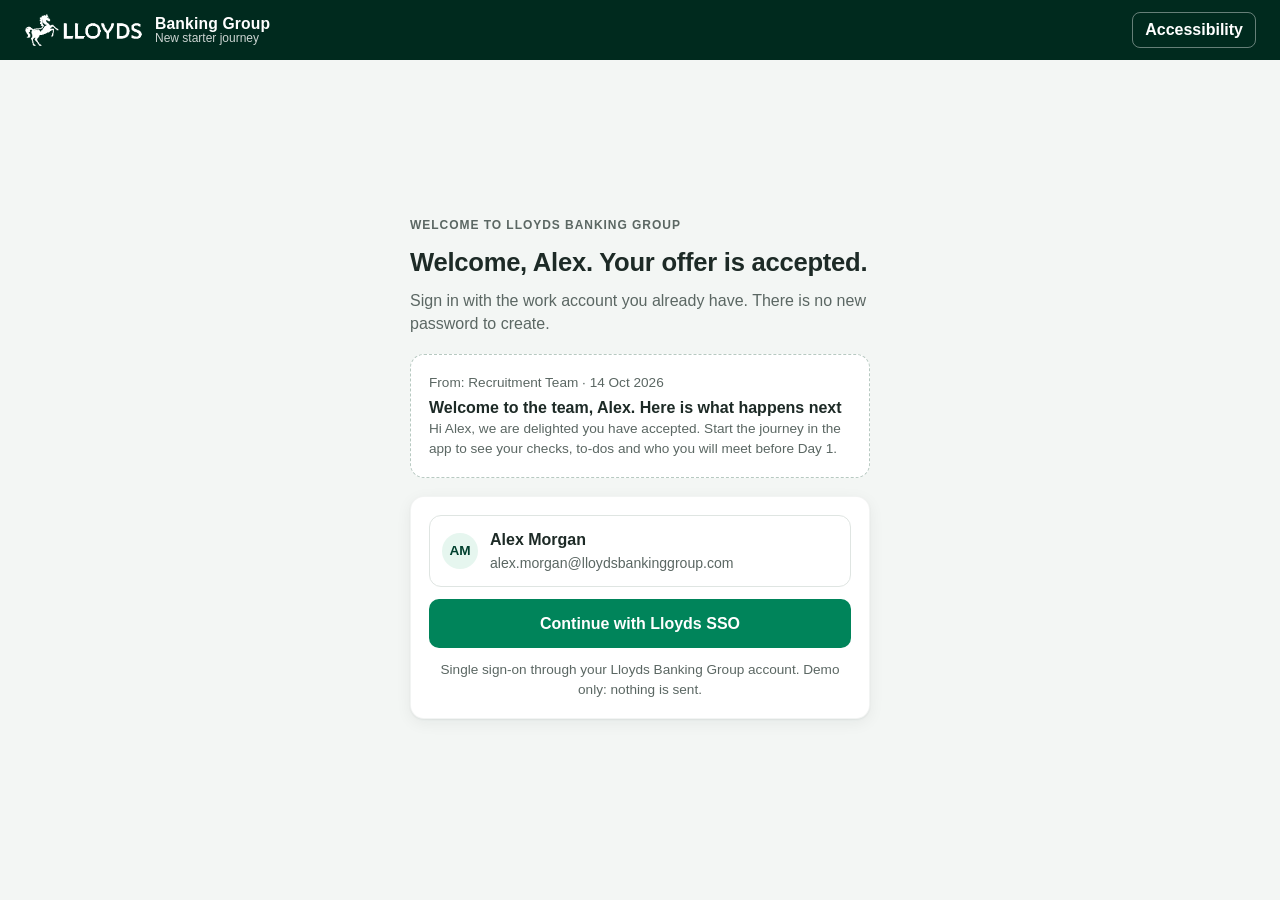
<file: index.html>
<!doctype html>
<html lang="en-GB">
<head>
  <meta charset="utf-8" />
  <meta name="viewport" content="width=device-width, initial-scale=1, viewport-fit=cover" />
  <meta name="theme-color" content="#006A4D" />
  <title>Lloyds Banking Group · New Starter Journey</title>
  <link rel="stylesheet" href="styles.css" />
  <link rel="manifest" href="manifest.json" />
  <link rel="apple-touch-icon" href="brand/icon-192.png" />
  <script>(function(){try{var p=JSON.parse(localStorage.getItem('lbg.a11y')||'{}');var t=p.theme||'system';var d=t==='dark'||(t==='system'&&window.matchMedia&&matchMedia('(prefers-color-scheme: dark)').matches);document.documentElement.setAttribute('data-theme',d?'dark':'light');document.documentElement.style.setProperty('--fs',({normal:'100%',large:'118%',xlarge:'136%'})[p.scale||'normal']);}catch(e){}})();</script>
</head>
<body>
  <a class="skip-link" href="#app">Skip to main content</a>
  <header class="topbar">
    <div class="brand">
      <img class="brand-logo" src="brand/lloyds-logo-white.png" alt="Lloyds" />
      <span class="brand-text"><strong>Banking Group</strong><span>New starter journey</span></span>
    </div>
    <div class="topbar-user" id="topbar-user"></div>
  </header>

  <div class="shell">
    <nav class="sidenav" id="sidenav" aria-label="Main navigation"></nav>
    <main class="content" id="app" tabindex="-1"></main>
  </div>

  <nav class="tabbar" id="tabbar" aria-label="Mobile navigation"></nav>
  <div class="toast" id="toast" role="status" aria-live="polite"></div>

  <script src="data.js"></script>
  <script src="manager-data.js"></script>
  <script src="shared.js"></script>
  <script src="chat.js"></script>
  <script src="day30-data.js"></script>
  <script src="assistant.js"></script>
  <script src="app.js"></script>
  <script src="a11y.js"></script>
</body>
</html>
</file>
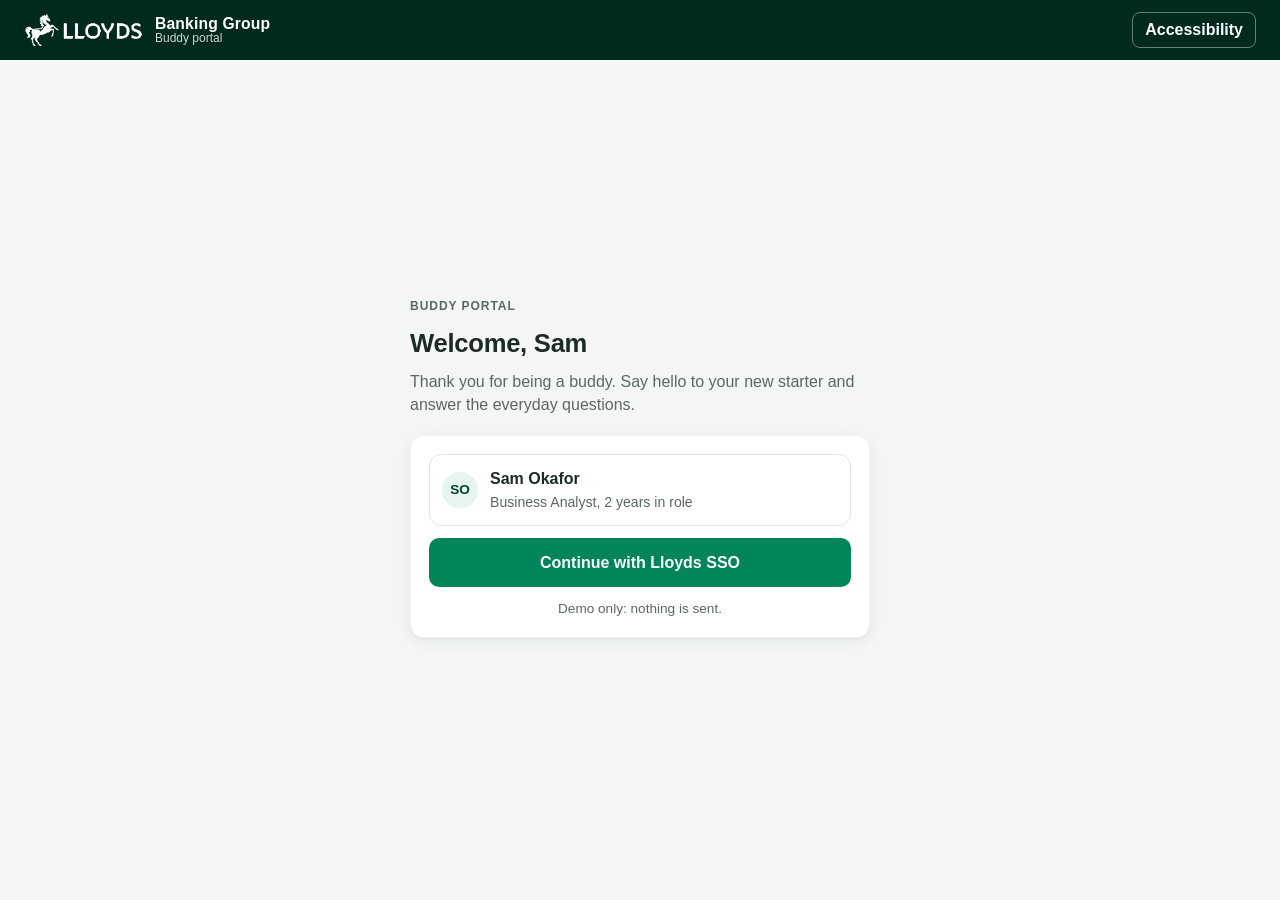
<file: buddy.html>
<!doctype html>
<html lang="en-GB">
<head>
  <meta charset="utf-8" />
  <meta name="viewport" content="width=device-width, initial-scale=1, viewport-fit=cover" />
  <meta name="theme-color" content="#002a1e" />
  <title>Lloyds Banking Group · Buddy portal</title>
  <link rel="stylesheet" href="styles.css" />
  <script>(function(){try{var p=JSON.parse(localStorage.getItem('lbg.a11y')||'{}');var t=p.theme||'system';var d=t==='dark'||(t==='system'&&window.matchMedia&&matchMedia('(prefers-color-scheme: dark)').matches);document.documentElement.setAttribute('data-theme',d?'dark':'light');document.documentElement.style.setProperty('--fs',({normal:'100%',large:'118%',xlarge:'136%'})[p.scale||'normal']);}catch(e){}})();</script>
</head>
<body>
  <a class="skip-link" href="#app">Skip to main content</a>
  <header class="topbar">
    <div class="brand">
      <img class="brand-logo" src="brand/lloyds-logo-white.png" alt="Lloyds" />
      <span class="brand-text"><strong>Banking Group</strong><span>Buddy portal</span></span>
    </div>
    <div class="topbar-user" id="topbar-user"></div>
  </header>

  <div class="shell">
    <nav class="sidenav" id="sidenav" aria-label="Buddy navigation"></nav>
    <main class="content" id="app" tabindex="-1"></main>
  </div>

  <nav class="tabbar" id="tabbar" aria-label="Mobile navigation"></nav>
  <div class="toast" id="toast" role="status" aria-live="polite"></div>

  <script src="data.js"></script>
  <script src="manager-data.js"></script>
  <script src="shared.js"></script>
  <script src="chat.js"></script>
  <script src="day30-data.js"></script>
  <script src="buddy.js"></script>
  <script src="a11y.js"></script>
</body>
</html>
</file>
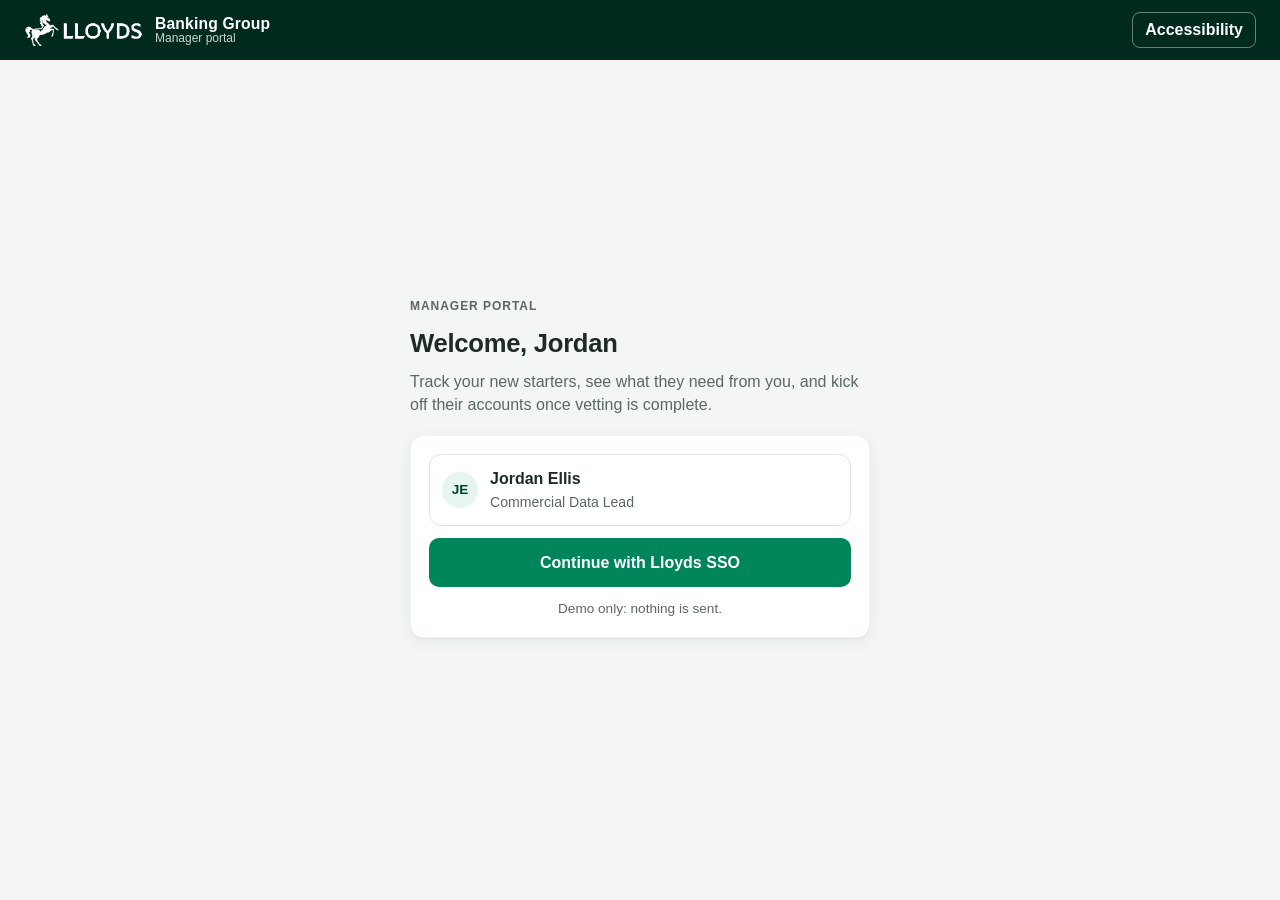
<file: manager.html>
<!doctype html>
<html lang="en-GB">
<head>
  <meta charset="utf-8" />
  <meta name="viewport" content="width=device-width, initial-scale=1, viewport-fit=cover" />
  <meta name="theme-color" content="#002a1e" />
  <title>Lloyds Banking Group · Manager portal</title>
  <link rel="stylesheet" href="styles.css" />
  <script>(function(){try{var p=JSON.parse(localStorage.getItem('lbg.a11y')||'{}');var t=p.theme||'system';var d=t==='dark'||(t==='system'&&window.matchMedia&&matchMedia('(prefers-color-scheme: dark)').matches);document.documentElement.setAttribute('data-theme',d?'dark':'light');document.documentElement.style.setProperty('--fs',({normal:'100%',large:'118%',xlarge:'136%'})[p.scale||'normal']);}catch(e){}})();</script>
</head>
<body>
  <a class="skip-link" href="#app">Skip to main content</a>
  <header class="topbar">
    <div class="brand">
      <img class="brand-logo" src="brand/lloyds-logo-white.png" alt="Lloyds" />
      <span class="brand-text"><strong>Banking Group</strong><span>Manager portal</span></span>
    </div>
    <div class="topbar-user" id="topbar-user"></div>
  </header>

  <div class="shell">
    <nav class="sidenav" id="sidenav" aria-label="Manager navigation"></nav>
    <main class="content" id="app" tabindex="-1"></main>
  </div>

  <nav class="tabbar" id="tabbar" aria-label="Mobile navigation"></nav>
  <div class="toast" id="toast" role="status" aria-live="polite"></div>

  <script src="data.js"></script>
  <script src="manager-data.js"></script>
  <script src="shared.js"></script>
  <script src="chat.js"></script>
  <script src="day30-data.js"></script>
  <script src="manager.js"></script>
  <script src="a11y.js"></script>
</body>
</html>
</file>
<file: styles.css>
/* Lloyds Banking Group demo theme.
   Colours are placeholders in the group's green family. Swap the tokens below for
   the official brand palette and typeface before any real use. */
:root {
  /* Brand tokens, sampled from the supplied Lloyds logo artwork */
  --brand: #15b77c;            /* logo green: accents, progress, active states */
  --green: #00845a;            /* darker green for text and buttons (AA contrast with white) */
  --green-dark: #00402e;
  --green-deep: #002a1e;       /* header and hero backgrounds */
  --green-tint: #e6f6ef;
  --green-line: #bfe9d6;
  --ink: #1d2a26;
  --muted: #5b6763;
  --line: #dfe5e2;
  --bg: #f3f6f4;
  --card: #ffffff;
  --red: #c62828;
  --red-tint: #fdecea;
  --amber: #e09a00;
  --amber-tint: #fff4d6;
  --ok: #2e7d32;
  --ok-tint: #e5f4e6;
  --radius: 14px;
  --shadow: 0 1px 2px rgba(0, 42, 30, 0.06), 0 4px 16px rgba(0, 42, 30, 0.06);
  /* Surfaces and text used by both themes */
  --header: #002a1e;            /* top bar and toast */
  --btn: #00845a;               /* button fill (white text on it) */
  --track: #e6ece9;             /* progress tracks, neutral chips */
  --line-strong: #b8c4bf;       /* input borders, empty checkboxes */
  --muted-2: #9aa7a2;           /* separators and disabled text */
  --amber-text: #8a5a00;
  --amber-text-strong: #5d3d00;
  --red-text: #7a1a16;
  --ok-line: #bfe0c1;
  --focus: #1a5fb4;             /* keyboard focus ring */
  --fs: 100%;                   /* text size, set by the text size buttons */
  --font: "Segoe UI", Verdana, Arial, Helvetica, sans-serif;
}

/* Dark theme: applied when the data-theme attribute is "dark" */
[data-theme="dark"] {
  --bg: #0e1614;
  --card: #162320;
  --ink: #e6efeb;
  --muted: #a6b6b0;
  --line: #2b3d37;
  --line-strong: #4c6259;
  --muted-2: #7d918a;
  --track: #2a3c36;
  --green: #5fd6a8;
  --green-dark: #7fe0bb;
  --green-deep: #d6f2e5;
  --green-tint: #183a2e;
  --green-line: #2c5a48;
  --header: #03241b;
  --btn: #00845a;
  --red: #ff7a70;
  --red-tint: #3b1f1d;
  --red-text: #ffb4ad;
  --amber: #f2b33d;
  --amber-tint: #3b3217;
  --amber-text: #ffd27a;
  --amber-text-strong: #ffe2a6;
  --ok: #6cd47a;
  --ok-tint: #1d3a22;
  --ok-line: #2f6a3a;
  --focus: #ffbf47;
  --shadow: 0 1px 2px rgba(0, 0, 0, 0.4), 0 4px 16px rgba(0, 0, 0, 0.35);
  color-scheme: dark;
}

/* Accessibility: visible focus, reduced motion, skip link, text size */
html { font-size: var(--fs); }
:focus-visible { outline: 3px solid var(--focus); outline-offset: 2px; }
.skip-link {
  position: absolute; left: -9999px; top: 8px; z-index: 100; background: var(--card); color: var(--ink);
  padding: 10px 14px; border-radius: 8px; font-weight: 700; text-decoration: none;
}
.skip-link:focus { left: 12px; }
@media (prefers-reduced-motion: reduce) {
  *, *::before, *::after { animation: none !important; transition: none !important; scroll-behavior: auto !important; }
}
.a11y-controls { display: flex; gap: 6px; align-items: center; flex-wrap: wrap; justify-content: flex-end; }
.a11y-controls button {
  min-height: 34px; min-width: 34px; padding: 0 10px; border-radius: 8px; cursor: pointer; white-space: nowrap; line-height: 1.2;
  border: 1px solid rgba(255, 255, 255, 0.4); background: transparent; color: #fff; font: inherit; font-weight: 700;
}
.a11y-controls button[aria-pressed="true"] { background: #fff; color: #002a1e; }
.a11y-controls button:hover { background: rgba(255, 255, 255, 0.14); }
.topbar { flex-wrap: wrap; gap: 8px; }
.topbar-user { flex-wrap: wrap; justify-content: flex-end; }
.sr-only { position: absolute; width: 1px; height: 1px; padding: 0; margin: -1px; overflow: hidden; clip: rect(0 0 0 0); white-space: nowrap; border: 0; }

* { box-sizing: border-box; }
html, body { margin: 0; padding: 0; }
body {
  font-family: var(--font);
  color: var(--ink);
  background: var(--bg);
  font-size: 16px;
  line-height: 1.45;
  -webkit-font-smoothing: antialiased;
}
h1, h2, h3, p { margin: 0; }
h1 { font-size: 1.6rem; line-height: 1.2; letter-spacing: -0.01em; }
h2 { font-size: 1.1rem; }
h3 { font-size: 1rem; }
a { color: var(--green); }
button { font: inherit; cursor: pointer; }
.muted { color: var(--muted); }
.small { font-size: 0.85rem; }
svg[viewBox="0 0 24 24"] { width: 20px; height: 20px; flex: none; }
.sr-only { position: absolute; width: 1px; height: 1px; overflow: hidden; clip: rect(0 0 0 0); }

/* ---------- Top bar ---------- */
.topbar {
  position: sticky; top: 0; z-index: 20;
  display: flex; align-items: center; justify-content: space-between;
  padding: 12px 20px;
  background: var(--header);
  color: #fff;
  padding-top: max(12px, env(safe-area-inset-top));
}
.brand { display: flex; align-items: center; gap: 12px; }
.brand-logo { height: 34px; width: auto; display: block; flex: none; }
.brand-text { display: flex; flex-direction: column; line-height: 1.1; }
.brand-text strong { font-size: 0.98rem; letter-spacing: 0.01em; }
.brand-text span { font-size: 0.75rem; opacity: 0.8; }
.topbar-user { font-size: 0.85rem; opacity: 0.9; display: flex; align-items: center; gap: 8px; }
.avatar {
  width: 36px; height: 36px; border-radius: 50%;
  background: var(--green-tint); color: var(--green-dark);
  display: inline-flex; align-items: center; justify-content: center;
  font-weight: 700; font-size: 0.85rem; flex: none;
}
.topbar .avatar { background: var(--card); width: 32px; height: 32px; font-size: 0.78rem; }

/* ---------- Layout ---------- */
.shell { display: block; min-height: calc(100vh - 64px); }
.sidenav { display: none; }
.content {
  padding: 16px 16px 110px; /* room for mobile tab bar */
  max-width: 1200px; margin: 0 auto; outline: none;
}
.tabbar {
  position: fixed; left: 0; right: 0; bottom: 0; z-index: 30;
  display: none; /* shown on mobile when signed in */
  background: var(--card); border-top: 1px solid var(--line);
  padding-bottom: env(safe-area-inset-bottom);
}
.tabbar a {
  flex: 1; text-decoration: none; color: var(--muted);
  display: flex; flex-direction: column; align-items: center; gap: 2px;
  padding: 8px 4px 9px; font-size: 0.72rem; font-weight: 600;
}
.tabbar a svg { width: 22px; height: 22px; }
.tabbar a.active { color: var(--green); }
.has-nav .tabbar { display: flex; }
.toast {
  position: fixed; left: 50%; bottom: 96px; transform: translateX(-50%) translateY(20px);
  background: var(--header); color: #fff; padding: 12px 18px; border-radius: 10px;
  opacity: 0; pointer-events: none; transition: all 0.25s ease; z-index: 50;
  box-shadow: var(--shadow); max-width: calc(100% - 32px); font-size: 0.92rem;
}
.toast.show { opacity: 1; transform: translateX(-50%) translateY(0); }

/* ---------- Components ---------- */
.card {
  background: var(--card); border-radius: var(--radius); box-shadow: var(--shadow);
  padding: 18px; border: 1px solid rgba(0, 42, 30, 0.05);
}
.grid { display: grid; gap: 16px; grid-template-columns: 1fr; }
.stack { display: grid; gap: 12px; }
.row { display: flex; align-items: center; gap: 10px; flex-wrap: wrap; }
.spread { display: flex; align-items: center; justify-content: space-between; gap: 10px; }
.section-head { display: flex; align-items: baseline; justify-content: space-between; margin: 22px 0 10px; }
.section-head a { font-size: 0.9rem; font-weight: 600; }
.eyebrow { font-size: 0.75rem; text-transform: uppercase; letter-spacing: 0.08em; color: var(--muted); font-weight: 700; }

.btn {
  display: inline-flex; align-items: center; justify-content: center; gap: 8px;
  padding: 12px 18px; border-radius: 10px; border: 1px solid transparent;
  background: var(--btn); color: #fff; font-weight: 600; text-decoration: none;
  min-height: 44px;
}
.btn:hover { background: #00402e; }
.btn-ghost { background: var(--card); color: var(--green); border-color: var(--green-line); }
.btn-ghost:hover { background: var(--green-tint); }
.btn-sm { padding: 8px 12px; min-height: 36px; font-size: 0.88rem; }
.btn-block { width: 100%; }
.btn[disabled], .btn.is-done { background: var(--ok-tint); color: var(--ok); border-color: var(--ok-line); cursor: default; }

.pill {
  display: inline-block; padding: 3px 10px; border-radius: 999px;
  font-size: 0.78rem; font-weight: 700; background: var(--green-tint); color: var(--green-dark);
  white-space: nowrap;
}
.pill.red { background: var(--red-tint); color: var(--red); }
.pill.amber { background: var(--amber-tint); color: var(--amber-text); }
.pill.green { background: var(--ok-tint); color: var(--ok); }
.pill.grey { background: var(--track); color: var(--muted); }

/* Traffic-light dot */
.rag { width: 12px; height: 12px; border-radius: 50%; display: inline-block; flex: none; box-shadow: 0 0 0 3px rgba(0,0,0,0.04); }
.rag-red { background: var(--red); }
.rag-amber { background: var(--amber); }
.rag-green { background: var(--ok); }

.progress { height: 8px; background: var(--track); border-radius: 999px; overflow: hidden; }
.progress > span { display: block; height: 100%; background: var(--brand); border-radius: 999px; }

.banner {
  display: flex; gap: 12px; align-items: flex-start;
  padding: 14px 16px; border-radius: 12px; font-size: 0.95rem;
}
.banner.info { background: var(--green-tint); color: var(--green-deep); }
.banner.warn { background: var(--amber-tint); color: var(--amber-text-strong); }
.banner.alert { background: var(--red-tint); color: var(--red-text); }

/* Office art */
.office {
  position: relative; border-radius: var(--radius); overflow: hidden;
  aspect-ratio: 16 / 7; background: #0b3d2e;
}
.office svg { width: 100%; height: 100%; display: block; }
.office-label {
  position: absolute; left: 14px; bottom: 12px; color: #fff;
  background: rgba(0, 42, 30, 0.7); padding: 6px 10px; border-radius: 8px;
  font-size: 0.85rem; font-weight: 600;
}

/* Hero */
.hero { display: grid; gap: 16px; }
.hero-title { display: grid; gap: 6px; }
.countdown {
  display: flex; gap: 14px; align-items: stretch; flex-wrap: wrap;
}
.countdown .tile {
  background: var(--green-tint); color: var(--green-deep);
  padding: 12px 16px; border-radius: 12px; min-width: 110px;
}
.countdown .tile strong { display: block; font-size: 1.8rem; line-height: 1; }
.countdown .tile span { font-size: 0.8rem; font-weight: 600; }

/* Stage journey */
.stages { display: grid; grid-template-columns: repeat(5, 1fr); gap: 6px; list-style: none; padding: 0; margin: 0; }
.stages li { text-align: center; font-size: 0.74rem; color: var(--muted); }
.stages .dot {
  width: 22px; height: 22px; border-radius: 50%; margin: 0 auto 6px;
  background: var(--track); display: flex; align-items: center; justify-content: center;
  color: #fff; font-size: 0.7rem; font-weight: 700;
}
.stages li.done .dot { background: var(--brand); }
.stages li.current .dot { background: var(--amber); box-shadow: 0 0 0 4px var(--amber-tint); }
.stages li.done, .stages li.current { color: var(--ink); font-weight: 600; }

/* To-do list */
.todo { display: flex; gap: 12px; align-items: flex-start; padding: 14px 0; border-bottom: 1px solid var(--line); }
.todo:last-child { border-bottom: 0; padding-bottom: 0; }
.todo:first-child { padding-top: 0; }
.todo .rag { margin-top: 6px; }
.todo-body { flex: 1; min-width: 0; }
.todo-body strong { display: block; font-weight: 600; }
.todo-body .detail { font-size: 0.86rem; color: var(--muted); margin-top: 2px; }
.todo.is-done strong { text-decoration: line-through; color: var(--muted); }
.check {
  width: 26px; height: 26px; border-radius: 8px; border: 2px solid var(--line-strong); background: var(--card);
  flex: none; display: inline-flex; align-items: center; justify-content: center; margin-top: 2px;
}
.check.on { background: var(--btn); border-color: var(--btn); color: #fff; }
.check svg { width: 14px; height: 14px; }
.legend { display: flex; gap: 14px; flex-wrap: wrap; font-size: 0.85rem; color: var(--muted); }
.legend span { display: inline-flex; align-items: center; gap: 6px; }

/* Vetting */
.check-row { padding: 14px 0; border-bottom: 1px solid var(--line); display: grid; gap: 8px; }
.check-row:first-child { padding-top: 0; }
.check-row:last-child { border-bottom: 0; padding-bottom: 0; }
.check-top { display: flex; align-items: center; justify-content: space-between; gap: 10px; flex-wrap: wrap; }
.check-top .name { display: flex; align-items: center; gap: 10px; font-weight: 600; }
.check-meta { font-size: 0.86rem; color: var(--muted); display: flex; gap: 14px; flex-wrap: wrap; }
.check-meta .late { color: var(--red); font-weight: 700; }
.eta-big { font-size: 1.5rem; font-weight: 700; color: var(--green-deep); line-height: 1.1; }
.timeline { list-style: none; padding: 0; margin: 0; display: grid; gap: 14px; }
.timeline li { display: grid; grid-template-columns: 18px 1fr; gap: 10px; font-size: 0.92rem; }
.timeline li::before {
  content: ""; width: 12px; height: 12px; border-radius: 50%; background: var(--green); margin: 5px 0 0 3px;
}
.timeline li.pending::before { background: var(--line-strong); }

/* Team */
.person { display: flex; align-items: center; gap: 12px; }
.person .avatar { width: 46px; height: 46px; font-size: 1rem; }
.person .avatar.lg { width: 56px; height: 56px; font-size: 1.1rem; }
.person-meta { min-width: 0; }
.person-meta strong { display: block; }
.person-meta span { font-size: 0.88rem; color: var(--muted); }
.event { display: grid; grid-template-columns: 56px 1fr; gap: 12px; align-items: center; padding: 10px 0; border-bottom: 1px solid var(--line); }
.event:last-child { border-bottom: 0; }
.event .date {
  background: var(--green-tint); color: var(--green-deep); border-radius: 10px; text-align: center; padding: 6px 0;
  font-size: 0.7rem; font-weight: 700; text-transform: uppercase; line-height: 1.1;
}
.event .date strong { display: block; font-size: 1.25rem; }

/* Setup */
.setup-hero { background: linear-gradient(135deg, var(--header), var(--btn)); color: #fff; border-radius: 18px; padding: 26px 22px; }
.setup-hero p { opacity: 0.92; margin-top: 8px; }
.q-list { list-style: none; padding: 0; margin: 0; display: grid; gap: 4px; }
.q-list li { display: grid; grid-template-columns: 28px 1fr auto; gap: 12px; align-items: center; padding: 12px 0; border-bottom: 1px solid var(--line); }
.q-list li:last-child { border-bottom: 0; }
.q-num {
  width: 28px; height: 28px; border-radius: 50%; background: var(--green-tint); color: var(--green-dark);
  display: inline-flex; align-items: center; justify-content: center; font-weight: 700; font-size: 0.85rem;
}
.phase { display: grid; gap: 4px; padding: 14px; border-radius: 12px; background: var(--bg); }
.phase strong { font-size: 0.95rem; }

/* Sign-in */
.signin { min-height: calc(100vh - 140px); display: grid; place-items: center; }
.signin-card { width: 100%; max-width: 460px; display: grid; gap: 18px; }
.email-card { border: 1px dashed #b7c9c1; background: var(--card); box-shadow: none; }
.email-card .subject { font-weight: 700; margin-top: 4px; }
.email-card .from { font-size: 0.85rem; color: var(--muted); }
.sso-account {
  display: flex; align-items: center; gap: 12px; padding: 12px; border: 1px solid var(--line);
  border-radius: 12px; background: var(--card);
}

/* ---------- Desktop ---------- */
@media (min-width: 900px) {
  .has-nav .shell { display: grid; grid-template-columns: 248px minmax(0, 1fr); }
  .has-nav .sidenav {
    display: flex; flex-direction: column; gap: 4px; padding: 20px 14px;
    background: var(--card); border-right: 1px solid var(--line);
    position: sticky; top: 64px; height: calc(100vh - 64px); align-self: start;
  }
  .sidenav a {
    display: flex; align-items: center; gap: 12px; padding: 11px 12px; border-radius: 10px;
    color: var(--ink); text-decoration: none; font-weight: 600;
  }
  .sidenav a svg { width: 20px; height: 20px; color: var(--muted); }
  .sidenav a:hover { background: var(--bg); }
  .sidenav a.active { background: var(--green-tint); color: var(--green-deep); }
  .sidenav a.active svg { color: var(--green); }
  .sidenav .side-foot { margin-top: auto; font-size: 0.82rem; color: var(--muted); padding: 12px; }
  .tabbar { display: none !important; }
  .content { padding: 28px 32px 48px; }
  .topbar { padding-left: 24px; padding-right: 24px; }
  .has-nav .content { padding-bottom: 48px; }
  .grid.two { grid-template-columns: 1.1fr 1fr; }
  .grid.three { grid-template-columns: repeat(3, 1fr); }
  .hero { grid-template-columns: 1.3fr 1fr; align-items: stretch; }
  .hero .office { aspect-ratio: auto; height: 100%; min-height: 200px; }
  .toast { bottom: 28px; }
  .stages li { font-size: 0.85rem; }
}

/* ---------- Breadcrumbs and location guide ---------- */
.crumbs { font-size: 0.85rem; }
.crumbs ol { list-style: none; margin: 0; padding: 0; display: flex; flex-wrap: wrap; gap: 6px; align-items: center; }
.crumbs li { display: flex; align-items: center; gap: 6px; color: var(--muted); }
.crumbs li + li::before { content: "/"; color: var(--muted-2); }
.crumbs a { color: var(--green); font-weight: 600; text-decoration: none; }
.crumbs a:hover { text-decoration: underline; }
.crumbs span[aria-current="page"] { color: var(--ink); font-weight: 600; }

.office-label {
  display: inline-flex; align-items: center; gap: 6px; text-decoration: none;
}
.office-label svg { width: 14px; height: 14px; }
.office-label:hover { background: rgba(0, 42, 30, 0.85); }

.travel { display: grid; grid-template-columns: auto 1fr; gap: 14px; align-items: start; }
.mode {
  min-width: 56px; text-align: center; padding: 6px 8px; border-radius: 8px;
  background: var(--green-tint); color: var(--green-deep); font-size: 0.78rem; font-weight: 700;
}
.amenity { display: grid; gap: 6px; }
.tips { margin: 0; padding-left: 20px; display: grid; gap: 8px; }

/* ---------- Name badge, My details, salary ---------- */
.name-badge {
  display: inline-flex; align-items: center; gap: 8px; color: #fff; text-decoration: none;
  padding: 4px 4px 4px 12px; border-radius: 999px; background: rgba(255, 255, 255, 0.08);
}
.name-badge:hover { background: rgba(255, 255, 255, 0.16); }
.info-list { display: grid; margin-top: 12px; }
.info-row {
  display: grid; grid-template-columns: 150px 1fr; gap: 12px; padding: 10px 0;
  border-bottom: 1px solid var(--line); align-items: start;
}
.info-row:last-child { border-bottom: 0; }
.salary-line {
  display: flex; justify-content: space-between; align-items: baseline; gap: 10px; flex-wrap: wrap;
  margin-top: 4px; padding-top: 12px; border-top: 1px solid var(--line);
}
.salary-line strong { font-size: 1.15rem; color: var(--green-deep); }
@media (max-width: 480px) { .info-row { grid-template-columns: 1fr; gap: 2px; } }

/* ---------- Manager portal ---------- */
.stats { display: grid; grid-template-columns: repeat(2, 1fr); gap: 12px; }
.stat {
  background: var(--card); border-radius: var(--radius); box-shadow: var(--shadow);
  padding: 14px 16px; border: 1px solid rgba(0, 42, 30, 0.05); border-left: 4px solid var(--line);
  display: grid; gap: 2px;
}
.stat strong { font-size: 1.7rem; line-height: 1.1; color: var(--green-deep); }
.stat span { font-size: 0.82rem; color: var(--muted); font-weight: 600; }
.stat.good { border-left-color: var(--ok); }
.stat.alert { border-left-color: var(--red); }
.stat.warn { border-left-color: var(--amber); }

.hire-list { display: grid; gap: 14px; grid-template-columns: 1fr; }
.hire-card { display: grid; gap: 12px; text-decoration: none; color: var(--ink); transition: transform 0.15s ease; }
.hire-card:hover { transform: translateY(-1px); }
.hire-top { display: flex; align-items: center; gap: 12px; flex-wrap: wrap; }
.hire-top .person-meta { flex: 1; min-width: 180px; }
.hire-top .person-meta strong { font-size: 1.05rem; }
.hire-top .person-meta span { display: block; font-size: 0.88rem; color: var(--muted); }
.progress-row { display: flex; align-items: center; gap: 12px; }
.progress-row .progress { flex: 1; }
.hire-meta { display: flex; gap: 8px; flex-wrap: wrap; align-items: center; }
.next-step { font-size: 0.92rem; }
.next-step .eyebrow { margin-right: 6px; }
.ico { width: 14px !important; height: 14px !important; vertical-align: -2px; margin-right: 2px; }

.nav-count {
  margin-left: auto; background: var(--red); color: #fff; border-radius: 999px;
  font-size: 0.72rem; font-weight: 700; padding: 1px 7px; min-width: 20px; text-align: center;
}
.linkish { background: none; border: 0; padding: 0; color: var(--green); font-weight: 600; font-size: inherit; }
.linkish:hover { text-decoration: underline; }
.tabbar .tab-btn {
  flex: 1; background: none; border: 0; color: var(--muted); display: flex; flex-direction: column;
  align-items: center; gap: 2px; padding: 8px 4px 9px; font-size: 0.72rem; font-weight: 600;
}
.tabbar .tab-btn svg { width: 22px; height: 22px; }
.tabbar a .nav-count { position: absolute; }
.tabbar a { position: relative; }

.hire-head { display: grid; gap: 4px; }

.field-label { display: block; font-weight: 600; font-size: 0.9rem; margin-bottom: 6px; }
.field {
  width: 100%; font: inherit; padding: 11px 12px; border-radius: 10px;
  border: 1px solid var(--line-strong); background: var(--card); color: var(--ink);
}
.field:disabled { background: var(--track); color: var(--muted); }

.packs { display: grid; gap: 8px; margin-top: 12px; }
.pack { border: 1px solid var(--line); border-radius: 12px; padding: 10px 12px; display: grid; gap: 4px; }

.steps { list-style: none; margin: 14px 0 0; padding: 0; display: grid; gap: 2px; }
.steps li {
  display: grid; grid-template-columns: 26px 1fr auto; gap: 10px; align-items: center;
  padding: 9px 0; border-bottom: 1px solid var(--line); font-size: 0.92rem;
}
.steps li:last-child { border-bottom: 0; }
.step-dot {
  width: 22px; height: 22px; border-radius: 50%; border: 2px solid var(--line-strong);
  display: inline-flex; align-items: center; justify-content: center; color: #fff;
}
.steps li.done .step-dot { background: var(--ok); border-color: var(--ok); }
.steps li.done .step-dot svg { width: 12px; height: 12px; }
.steps li.current .step-dot { border-color: var(--amber); box-shadow: 0 0 0 4px var(--amber-tint); }
.steps li.current .step-label { font-weight: 600; }

.thread { display: grid; gap: 10px; max-height: 320px; overflow: auto; padding-right: 4px; }
.bubble { background: var(--bg); border-radius: 12px; padding: 10px 12px; max-width: 88%; }
.bubble.mine { background: var(--green-tint); justify-self: end; }
.reply { display: grid; grid-template-columns: 1fr auto; gap: 8px; margin-top: 12px; align-items: end; }
.reply textarea {
  font: inherit; resize: vertical; padding: 10px 12px; border-radius: 10px; border: 1px solid var(--line-strong);
}

.req-row {
  display: flex; justify-content: space-between; align-items: center; gap: 12px; flex-wrap: wrap;
  padding: 12px 0; border-bottom: 1px solid var(--line);
}
.req-row:last-child { border-bottom: 0; }
.req-body { min-width: 0; flex: 1; }
.req-hire { margin-top: 10px; }
.req-hire:first-child { margin-top: 0; }
.msg-row { display: flex; align-items: center; gap: 12px; text-decoration: none; color: var(--ink); }
.msg-row .snippet { display: block; font-size: 0.88rem; color: var(--muted); white-space: nowrap; overflow: hidden; text-overflow: ellipsis; }

@media (min-width: 640px) { .hire-list { grid-template-columns: repeat(2, 1fr); } .stats { grid-template-columns: repeat(4, 1fr); } }
@media (min-width: 900px) { .hire-list { grid-template-columns: repeat(2, 1fr); } }

.badge-count {
  display: inline-block; background: var(--red); color: #fff; border-radius: 999px;
  font-size: 0.72rem; font-weight: 700; padding: 0 7px; line-height: 1.5; margin-left: 2px;
}

/* ---------- Device choice ---------- */
.device-card { border: 2px solid transparent; }
.device-card.selected { border-color: var(--brand); }

/* ---------- Home workspace and equipment order ---------- */
.kit-list { display: grid; margin-top: 12px; }
.kit-row {
  display: flex; align-items: center; justify-content: space-between; gap: 12px;
  padding: 11px 0; border-bottom: 1px solid var(--line);
}
.kit-row:last-child { border-bottom: 0; }
.kit-body { display: grid; gap: 2px; min-width: 0; }
.stepper {
  display: inline-flex; align-items: center; border: 1px solid var(--line-strong); border-radius: 10px; overflow: hidden; flex: none;
}
.stepper button {
  width: 38px; height: 38px; border: 0; background: var(--card); font-size: 1.1rem; color: var(--ink); cursor: pointer;
}
.stepper button:disabled { color: var(--line-strong); cursor: default; }
.stepper button:not(:disabled):hover { background: var(--green-tint); }
.stepper span { min-width: 36px; text-align: center; font-weight: 700; }
.delivery-options { display: grid; gap: 8px; margin-top: 8px; }
.delivery {
  display: flex; gap: 12px; align-items: flex-start; padding: 12px; border-radius: 12px;
  border: 2px solid var(--line); cursor: pointer;
}
.delivery.on { border-color: var(--brand); background: var(--green-tint); }
.delivery span { display: grid; gap: 2px; }

/* ---------- Buddy chat ---------- */
.quick { display: flex; gap: 8px; flex-wrap: wrap; margin-top: 12px; }
.chip {
  border: 1px solid var(--green-line); background: var(--green-tint); color: var(--green-deep);
  border-radius: 999px; padding: 6px 12px; font: inherit; font-size: 0.82rem; font-weight: 600; cursor: pointer;
}
.chip:hover { background: var(--green-line); }

/* ---------- Alerts ---------- */
.alert-row {
  display: grid; grid-template-columns: 12px 1fr auto; gap: 12px; align-items: start;
  padding: 12px 8px; margin: 0 -8px; border-bottom: 1px solid var(--line); border-radius: 10px;
}
.alert-row:last-child { border-bottom: 0; }
.alert-row.unread { background: var(--amber-tint); }
.alert-row .rag { margin-top: 6px; }
.alert-body { display: grid; gap: 2px; min-width: 0; }
.alert-title { font-weight: 600; color: var(--ink); text-decoration: none; }
.alert-title:hover { text-decoration: underline; }

.btn-danger { background: var(--red); border-color: var(--red); }
.btn-danger:hover { background: #a61f1f; }

/* Cancelled journey stages */
.stages li.cancelled { color: var(--muted-2); text-decoration: line-through; }
.stages li.cancelled .dot { background: var(--track); }
.stages .stage-state { display: block; text-decoration: none; font-size: 0.7rem; font-weight: 700; color: var(--red); }

/* ---------- Day 1 to 30, training, assistant ---------- */
.video-card { text-decoration: none; color: var(--ink); display: grid; gap: 10px; }
.video-card:hover { transform: translateY(-1px); }
.video-thumb {
  position: relative; height: 130px; border-radius: 12px;
  background: linear-gradient(135deg, var(--green-deep), var(--green));
  display: flex; align-items: center; justify-content: center;
}
.play-badge {
  width: 52px; height: 52px; border-radius: 50%; background: rgba(255,255,255,0.92);
  display: flex; align-items: center; justify-content: center; color: var(--green-deep);
}
.play-badge svg, .player-play svg { width: 22px; height: 22px; }
.player {
  position: relative; aspect-ratio: 16 / 9; border-radius: 14px; overflow: hidden;
  background: linear-gradient(160deg, #0b3d2e, #1d5c49); display: flex; align-items: center; justify-content: center;
}
.player.playing::after {
  content: ""; position: absolute; left: 0; right: 0; bottom: 0; height: 4px; background: var(--brand);
  animation: playbar 6s linear forwards;
}
@keyframes playbar { from { width: 0; } to { width: 100%; } }
.player-play {
  width: 68px; height: 68px; border-radius: 50%; border: 0; background: var(--card); color: var(--ink); cursor: pointer;
  display: flex; align-items: center; justify-content: center;
}
.player-note { position: absolute; left: 12px; bottom: 10px; color: #cfe9de; font-size: 0.78rem; }
.benefit-options { display: grid; gap: 8px; margin-top: 12px; }

#assistant-fab {
  position: fixed; right: 18px; bottom: 96px; z-index: 40; display: flex; align-items: center; gap: 8px;
  background: var(--header); color: #fff; text-decoration: none; font-weight: 700;
  padding: 12px 16px; border-radius: 999px; box-shadow: var(--shadow);
}
#assistant-fab svg { width: 20px; height: 20px; }
#assistant-fab[hidden] { display: none; }
@media (min-width: 900px) { #assistant-fab { bottom: 28px; } }

/* ---------- How you fit in cascade ---------- */
.cascade { display: grid; gap: 0; }
.cascade-step {
  display: grid; grid-template-columns: 200px 1fr; gap: 16px; padding: 16px 0;
  border-bottom: 1px dashed var(--line);
}
.cascade-step:last-child { border-bottom: 0; }
.cascade-level { font-weight: 700; color: var(--green-deep); display: flex; align-items: flex-start; gap: 10px; }
.cascade-num {
  width: 28px; height: 28px; border-radius: 50%; background: var(--green-tint); color: var(--green-dark);
  display: inline-flex; align-items: center; justify-content: center; font-size: 0.85rem; flex: none;
}
.cascade-body { background: var(--card); border-radius: var(--radius); box-shadow: var(--shadow); padding: 16px 18px; }
.cascade-body p { margin: 0; }
.cascade-step.you .cascade-body { border: 2px solid var(--brand); }
.cascade-step.you .cascade-num { background: var(--brand); color: #fff; }
@media (max-width: 640px) { .cascade-step { grid-template-columns: 1fr; gap: 8px; } }

/* ---------- Colour blindness: traffic lights also differ by shape ----------
   red = square, amber = triangle, green = circle. Colour is never the only cue. */
.rag-red { border-radius: 2px; }
.rag-amber { border-radius: 0; clip-path: polygon(50% 0, 100% 100%, 0 100%); }
.rag-green { border-radius: 50%; }
/* Links inside running text are underlined so they don't rely on colour alone */
p a, li a, .detail a, .small a, .muted a { text-decoration: underline; text-underline-offset: 2px; }

/* ---------- Accessibility button and panel (top bar) ---------- */
.a11y-wrap { position: relative; }
.a11y-open {
  min-height: 36px; padding: 0 12px; border-radius: 8px; cursor: pointer; font: inherit; font-weight: 700;
  border: 1px solid rgba(255, 255, 255, 0.4); background: transparent; color: #fff; white-space: nowrap;
}
.a11y-open:hover { background: rgba(255, 255, 255, 0.14); }
.a11y-open[aria-expanded="true"] { background: #fff; color: #002a1e; }
.a11y-panel {
  position: absolute; right: 0; top: calc(100% + 8px); z-index: 60; width: min(320px, calc(100vw - 32px));
  display: grid; gap: 10px; padding: 14px; border-radius: 14px; background: var(--card); color: var(--ink);
  border: 1px solid var(--line); box-shadow: var(--shadow);
}
.a11y-panel[hidden] { display: none; }
.a11y-title { font-weight: 700; }
.a11y-panel .a11y-controls { justify-content: flex-start; }
.a11y-panel .a11y-controls button { color: var(--ink); background: var(--card); border: 1px solid var(--line-strong); }
.a11y-panel .a11y-controls button:hover { background: var(--green-tint); }
.a11y-panel .a11y-controls button[aria-pressed="true"] { background: var(--green-tint); color: var(--green-deep); border-color: var(--green); }

/* ---------- Dashboard tour ---------- */
#tour {
  position: fixed; left: 50%; transform: translateX(-50%); bottom: 150px; z-index: 70;
  width: min(440px, calc(100vw - 24px)); background: var(--card); color: var(--ink);
  border: 2px solid var(--brand); border-radius: 14px; padding: 16px; box-shadow: var(--shadow);
}
#tour[hidden] { display: none; }
@media (min-width: 900px) { #tour { bottom: 28px; } }
.tour-highlight { outline: 3px solid var(--brand); outline-offset: 4px; border-radius: 14px; }

/* ---------- Assistant pop-up ---------- */
#assist-pop {
  position: fixed; right: 18px; bottom: 152px; z-index: 65; width: min(380px, calc(100vw - 24px));
  max-height: min(560px, calc(100vh - 220px)); display: grid; grid-template-rows: auto 1fr auto auto; gap: 10px;
  background: var(--card); color: var(--ink); border: 1px solid var(--line); border-radius: 16px;
  padding: 14px; box-shadow: var(--shadow);
}
#assist-pop[hidden] { display: none; }
#assist-pop .assist-head { display: flex; align-items: center; justify-content: space-between; gap: 10px; }
#assist-pop .assist-thread { max-height: none; min-height: 120px; overflow: auto; }
#assist-pop .reply { margin-top: 0; }
@media (min-width: 900px) { #assist-pop { bottom: 84px; max-height: min(560px, calc(100vh - 150px)); } }

/* Compact mood trend (manager only) */
.mood-strip { display: flex; gap: 14px; flex-wrap: wrap; align-items: center; }
.mood-week { display: inline-flex; align-items: center; gap: 6px; }

/* Manager to-do rows are links to the hire */
.todo-link { text-decoration: none; color: var(--ink); }
.todo-link:hover { background: var(--green-tint); }

/* To-do filter buttons */
.filter-row { display: flex; gap: 8px; flex-wrap: wrap; }
.filter-btn {
  display: inline-flex; align-items: center; gap: 8px; padding: 8px 12px; border-radius: 999px; cursor: pointer;
  border: 1px solid var(--line-strong); background: var(--card); color: var(--ink); font: inherit; font-weight: 600; font-size: 0.9rem;
}
.filter-btn:hover { background: var(--green-tint); }
.filter-btn.on { background: var(--green-tint); border-color: var(--green); color: var(--green-deep); }
</file>
